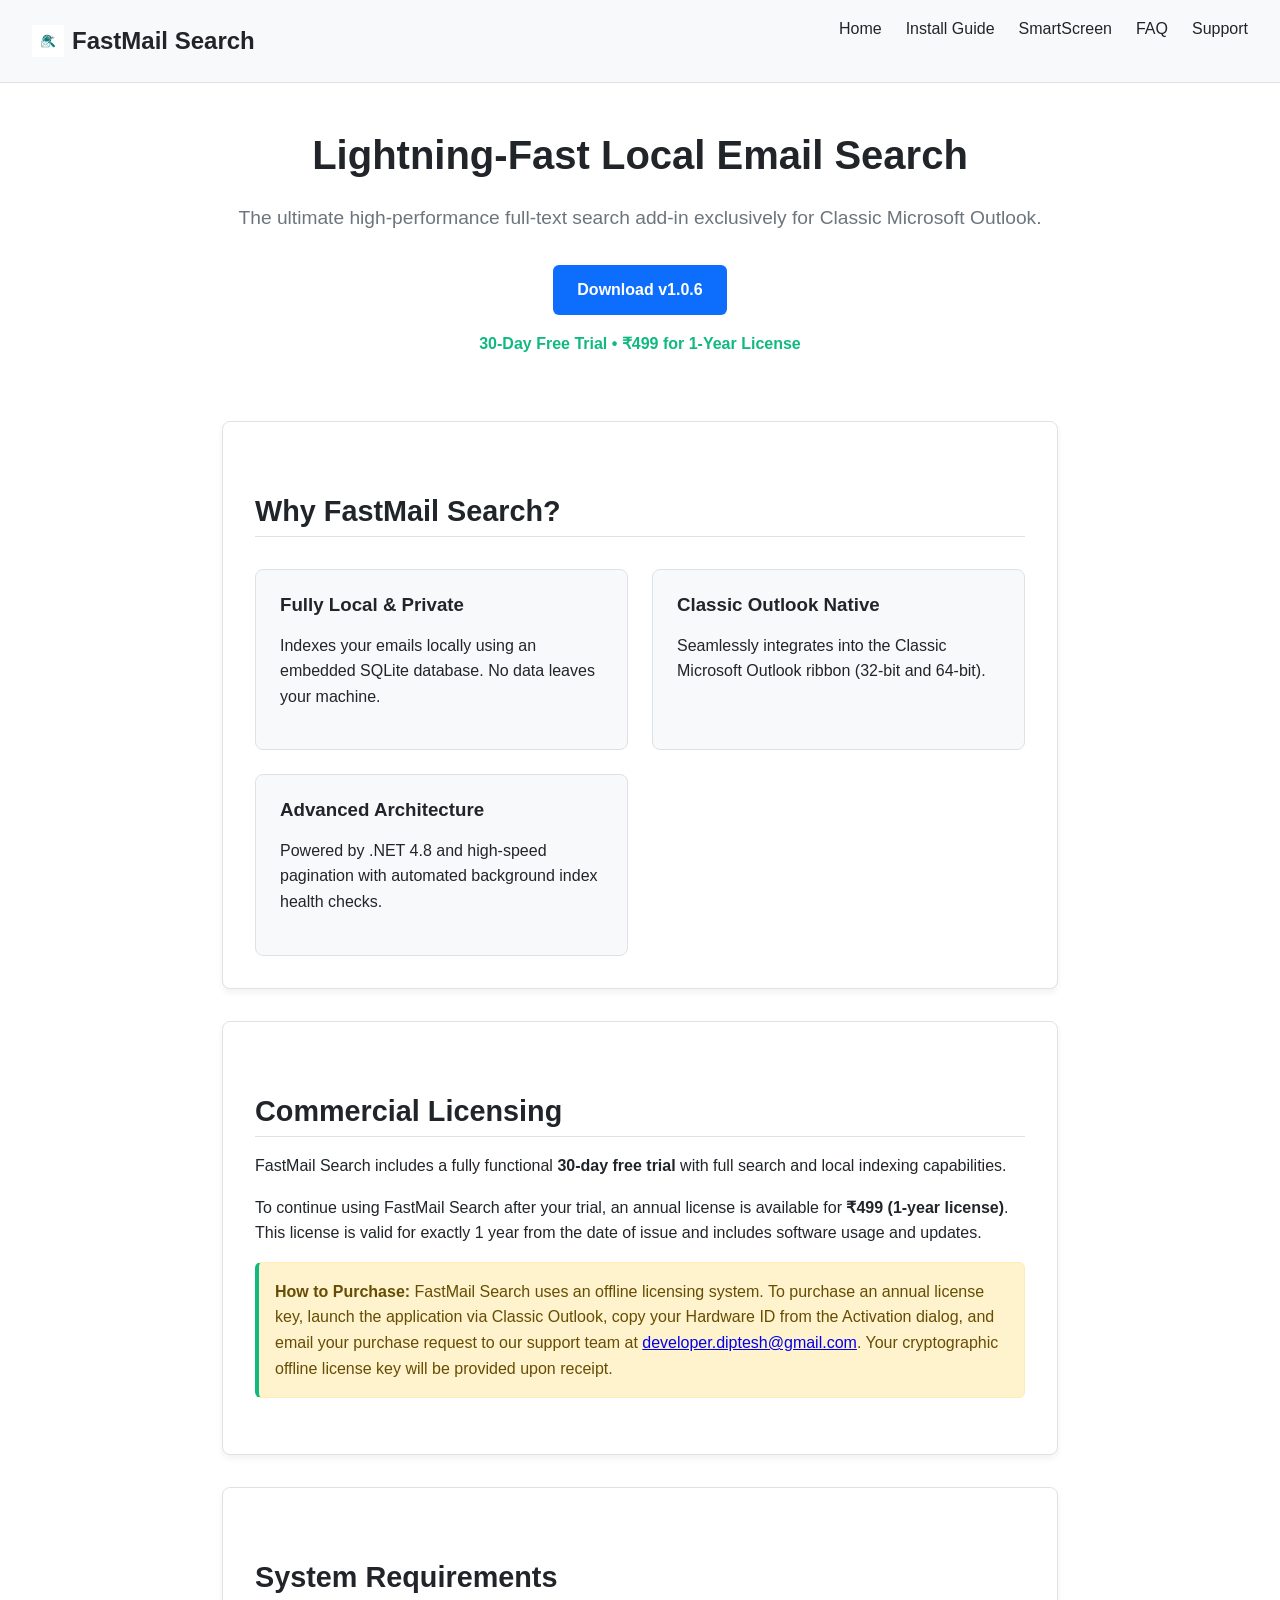
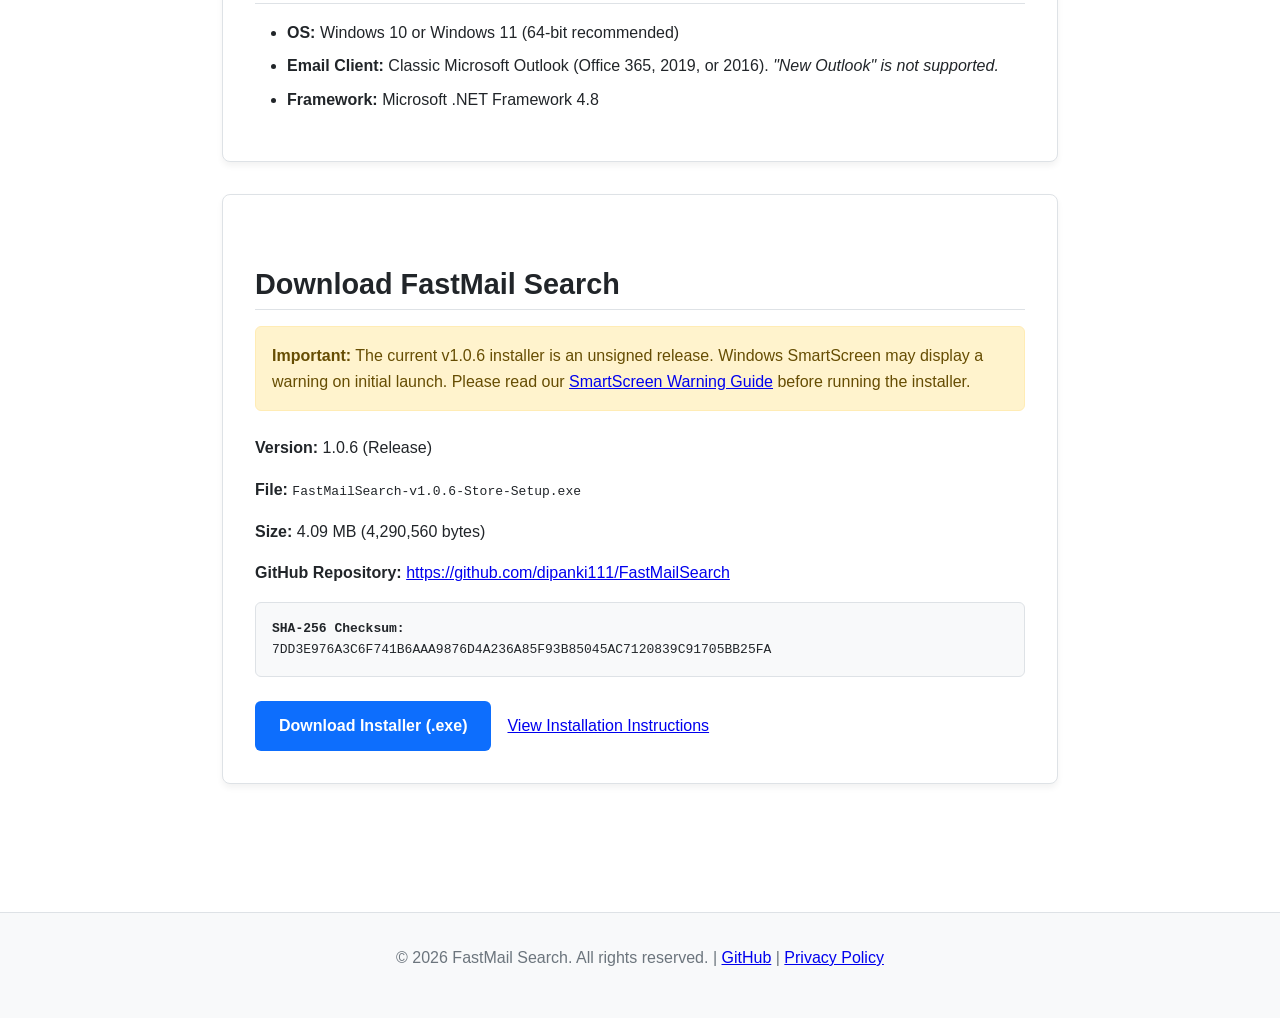
<file: website/index.html>
<!DOCTYPE html>
<html lang="en">
<head>
  <meta charset="UTF-8">
  <meta name="viewport" content="width=device-width, initial-scale=1.0">
  <title>FastMail Search v1.0.6 | High-Performance Outlook Add-In</title>
  <meta name="description" content="FastMail Search is a high-performance local full-text search add-in for Classic Microsoft Outlook.">
  <link rel="stylesheet" href="css/styles.css">
  <link rel="icon" type="image/x-icon" href="assets/favicon.ico">
</head>
<body>
  <header>
    <a href="index.html" class="logo">
      <img src="assets/favicon.ico" alt="FastMail Search Logo">
      FastMail Search
    </a>
    <nav>
      <ul>
        <li><a href="index.html">Home</a></li>
        <li><a href="install.html">Install Guide</a></li>
        <li><a href="smartscreen.html">SmartScreen</a></li>
        <li><a href="faq.html">FAQ</a></li>
        <li><a href="support.html">Support</a></li>
      </ul>
    </nav>
  </header>

  <main>
    <section class="hero">
      <h1>Lightning-Fast Local Email Search</h1>
      <p class="hero-subtitle">The ultimate high-performance full-text search add-in exclusively for Classic Microsoft Outlook.</p>
      <a href="#download" class="btn">Download v1.0.6</a>
      <p style="margin-top: 1rem; color: #10B981; font-weight: bold;">30-Day Free Trial • ₹499 for 1-Year License</p>
    </section>

    <section id="features" class="card">
      <h2>Why FastMail Search?</h2>
      <div class="features-grid">
        <div class="feature-item">
          <h3>Fully Local & Private</h3>
          <p>Indexes your emails locally using an embedded SQLite database. No data leaves your machine.</p>
        </div>
        <div class="feature-item">
          <h3>Classic Outlook Native</h3>
          <p>Seamlessly integrates into the Classic Microsoft Outlook ribbon (32-bit and 64-bit).</p>
        </div>
        <div class="feature-item">
          <h3>Advanced Architecture</h3>
          <p>Powered by .NET 4.8 and high-speed pagination with automated background index health checks.</p>
        </div>
      </div>
    </section>

    <section id="pricing" class="card">
      <h2>Commercial Licensing</h2>
      <p>FastMail Search includes a fully functional <strong>30-day free trial</strong> with full search and local indexing capabilities.</p>
      <p>To continue using FastMail Search after your trial, an annual license is available for <strong>₹499 (1-year license)</strong>. This license is valid for exactly 1 year from the date of issue and includes software usage and updates.</p>
      <div class="alert" style="border-left: 4px solid #10B981; margin-top: 1rem;">
        <strong>How to Purchase:</strong> FastMail Search uses an offline licensing system. To purchase an annual license key, launch the application via Classic Outlook, copy your Hardware ID from the Activation dialog, and email your purchase request to our support team at <a href="mailto:developer.diptesh@gmail.com">developer.diptesh@gmail.com</a>. Your cryptographic offline license key will be provided upon receipt.
      </div>
    </section>

    <section id="requirements" class="card">
      <h2>System Requirements</h2>
      <ul>
        <li><strong>OS:</strong> Windows 10 or Windows 11 (64-bit recommended)</li>
        <li><strong>Email Client:</strong> Classic Microsoft Outlook (Office 365, 2019, or 2016). <em>"New Outlook" is not supported.</em></li>
        <li><strong>Framework:</strong> Microsoft .NET Framework 4.8</li>
      </ul>
    </section>

    <section id="download" class="card">
      <h2>Download FastMail Search</h2>
      
      <div class="alert">
        <strong>Important:</strong> The current v1.0.6 installer is an unsigned release. Windows SmartScreen may display a warning on initial launch. Please read our <a href="smartscreen.html">SmartScreen Warning Guide</a> before running the installer.
      </div>

      <p><strong>Version:</strong> 1.0.6 (Release)</p>
      <p><strong>File:</strong> <code>FastMailSearch-v1.0.6-Store-Setup.exe</code></p>
      <p><strong>Size:</strong> 4.09 MB (4,290,560 bytes)</p>
      <p><strong>GitHub Repository:</strong> <a href="https://github.com/dipanki111/FastMailSearch" target="_blank" rel="noopener">https://github.com/dipanki111/FastMailSearch</a></p>
      
      <div class="code-block">
        <strong>SHA-256 Checksum:</strong><br>
        7DD3E976A3C6F741B6AAA9876D4A236A85F93B85045AC7120839C91705BB25FA
      </div>
      
      <div style="margin-top: 1.5rem; display: flex; gap: 1rem; align-items: center; flex-wrap: wrap;">
        <!-- Official release download link from GitHub Releases -->
        <a href="[GITHUB_RELEASE_ASSET_URL_PLACEHOLDER]" class="btn">Download Installer (.exe)</a>
        <a href="install.html">View Installation Instructions</a>
      </div>
    </section>

  </main>

  <footer>
    <p>&copy; 2026 FastMail Search. All rights reserved. | <a href="https://github.com/dipanki111/FastMailSearch" target="_blank" rel="noopener">GitHub</a> | <a href="privacy-policy.html">Privacy Policy</a></p>
  </footer>
</body>
</html>
</file>
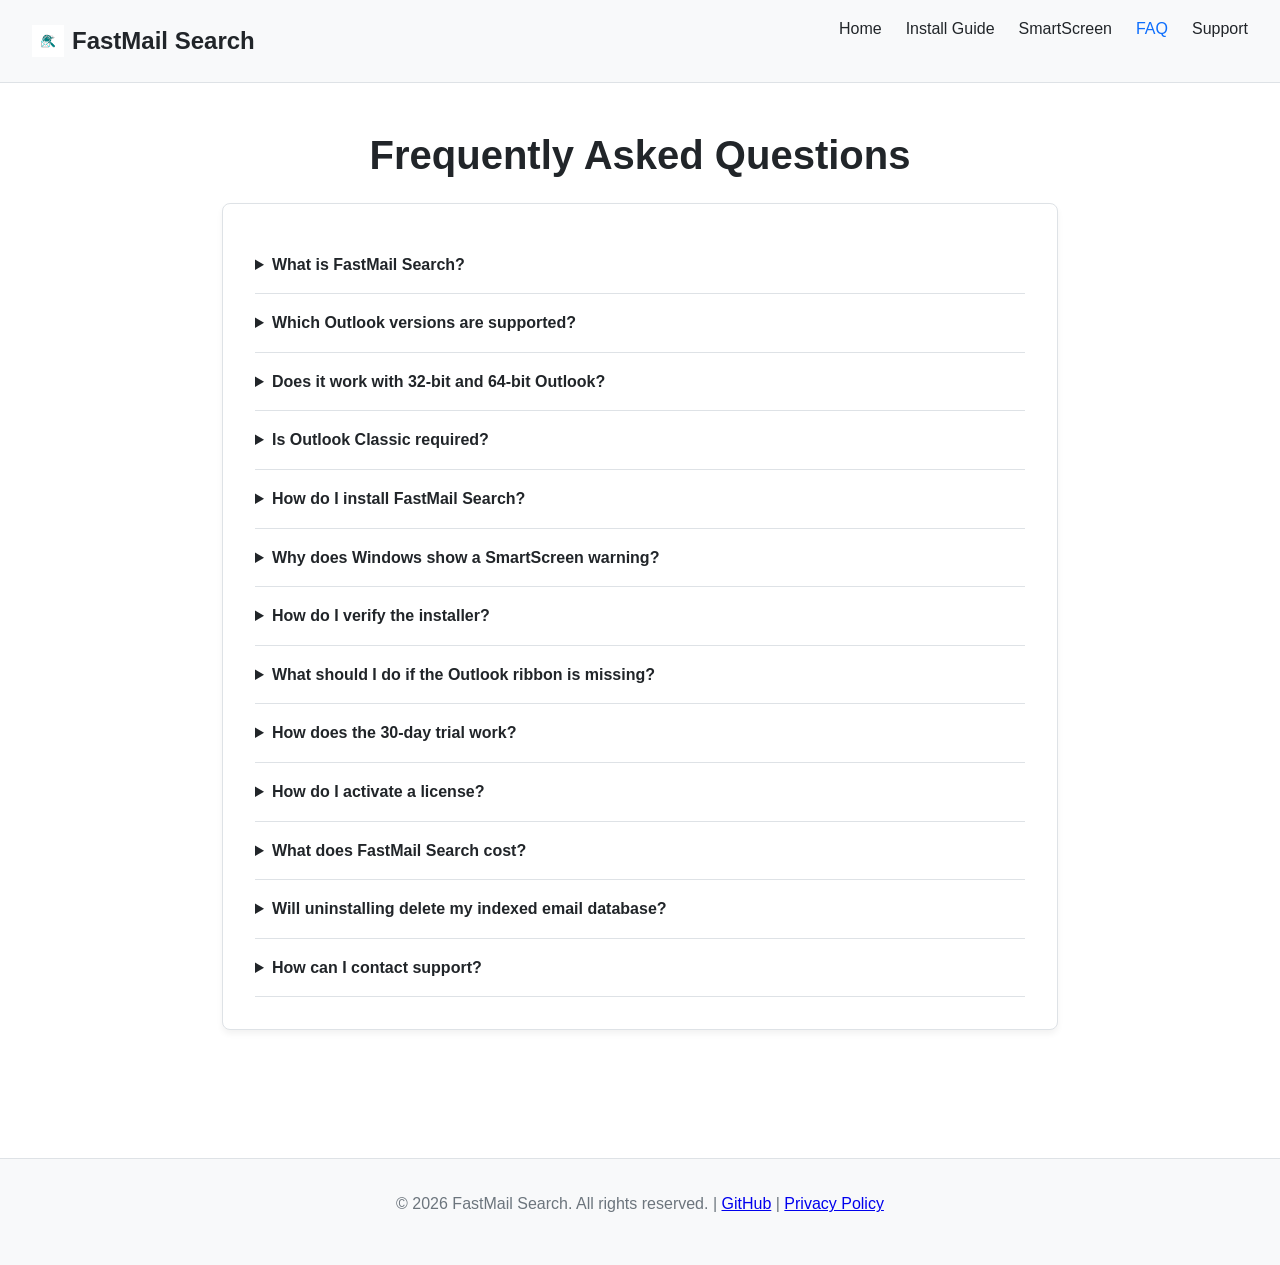
<file: website/faq.html>
<!DOCTYPE html>
<html lang="en">
<head>
  <meta charset="UTF-8">
  <meta name="viewport" content="width=device-width, initial-scale=1.0">
  <title>Frequently Asked Questions | FastMail Search</title>
  <link rel="stylesheet" href="css/styles.css">
  <link rel="icon" type="image/x-icon" href="assets/favicon.ico">
</head>
<body>
  <header>
    <a href="index.html" class="logo">
      <img src="assets/favicon.ico" alt="FastMail Search Logo">
      FastMail Search
    </a>
    <nav>
      <ul>
        <li><a href="index.html">Home</a></li>
        <li><a href="install.html">Install Guide</a></li>
        <li><a href="smartscreen.html">SmartScreen</a></li>
        <li><a href="faq.html" style="color: var(--primary-color);">FAQ</a></li>
        <li><a href="support.html">Support</a></li>
      </ul>
    </nav>
  </header>

  <main>
    <h1>Frequently Asked Questions</h1>

    <div class="card">
      <details>
        <summary>What is FastMail Search?</summary>
        <p>FastMail Search is a high-performance local full-text search add-in exclusively for Classic Microsoft Outlook. It rapidly indexes your emails in an embedded, fully private SQLite database without relying on external cloud services.</p>
      </details>

      <details>
        <summary>Which Outlook versions are supported?</summary>
        <p>FastMail Search supports Classic Microsoft Outlook for Windows (Office 365, 2019, 2016, and some earlier versions running on .NET Framework 4.8).</p>
      </details>

      <details>
        <summary>Does it work with 32-bit and 64-bit Outlook?</summary>
        <p>Yes. The architecture handles COM registration natively, ensuring the correct .NET environment loads automatically for both 32-bit and 64-bit Classic Outlook installations.</p>
      </details>

      <details>
        <summary>Is Outlook Classic required?</summary>
        <p>Yes. The add-in utilizes COM extensibility to integrate directly into the Outlook ribbon. The "New Outlook for Windows" (which is essentially a web wrapper) does not support classic COM Add-ins and is therefore <strong>not supported</strong>.</p>
      </details>

      <details>
        <summary>How do I install FastMail Search?</summary>
        <p>Close Classic Outlook, download the official installer, and run it. Please refer to our step-by-step <a href="install.html">Installation Guide</a>.</p>
      </details>

      <details>
        <summary>Why does Windows show a SmartScreen warning?</summary>
        <p>The installer currently lacks an Authenticode Digital Signature. Microsoft flags all unsigned software. Please read the <a href="smartscreen.html">SmartScreen Warning Guide</a> for safe validation steps.</p>
      </details>

      <details>
        <summary>How do I verify the installer?</summary>
        <p>You can verify the installer's integrity by comparing its SHA-256 hash using Windows PowerShell. The hash must match the signature listed on our Download page. See the <a href="install.html">Installation Guide</a> for the exact command.</p>
      </details>

      <details>
        <summary>What should I do if the Outlook ribbon is missing?</summary>
        <p>Sometimes Outlook automatically disables add-ins if it detects slow performance during startup. Go to <strong>File &gt; Options &gt; Add-ins &gt; COM Add-ins (Manage) &gt; Go...</strong> and ensure the checkbox next to FastMail Search is ticked.</p>
      </details>

      <details>
        <summary>How does the 30-day trial work?</summary>
        <p>FastMail Search includes a fully functional 30-day free trial with unrestricted local email search and background indexing. No credit card or registration is required to start your trial.</p>
      </details>

      <details>
        <summary>How do I activate a license?</summary>
        <p>FastMail Search operates 100% offline without online telemetry or activation servers. To purchase an annual license, launch FastMail Search via the Outlook ribbon, copy your Hardware ID from the Activation dialog, and email your purchase request to our team at <a href="mailto:developer.diptesh@gmail.com">developer.diptesh@gmail.com</a>. You will receive an offline RSA-signed license key. Enter this key into the Activation dialog to unlock the software.</p>
      </details>

      <details>
        <summary>What does FastMail Search cost?</summary>
        <p>FastMail Search is available for <strong>₹499 for a 1-year license</strong>. The license includes 1 year of software usage and updates from the date of purchase. (License renewal policy is to be determined; no automatic renewal or recurring billing is implemented.)</p>
      </details>

      <details>
        <summary>Will uninstalling delete my indexed email database?</summary>
        <p>No. By default, running the uninstaller removes the binaries and Registry keys, but preserves your user data (<code>FastMailSearch.db</code>) and licensing info inside <code>%USERPROFILE%\Documents\FastMailSearch</code>. If you reinstall later, your index will be restored.</p>
      </details>

      <details>
        <summary>How can I contact support?</summary>
        <p>If you encounter bugs, crashes, or indexing failures, please visit the <a href="support.html">Support</a> page for details on how to generate diagnostic logs and contact our team, or visit our <a href="https://github.com/dipanki111/FastMailSearch" target="_blank" rel="noopener">GitHub Repository</a>.</p>
      </details>
    </div>

  </main>

  <footer>
    <p>&copy; 2026 FastMail Search. All rights reserved. | <a href="https://github.com/dipanki111/FastMailSearch" target="_blank" rel="noopener">GitHub</a> | <a href="privacy-policy.html">Privacy Policy</a></p>
  </footer>
</body>
</html>
</file>
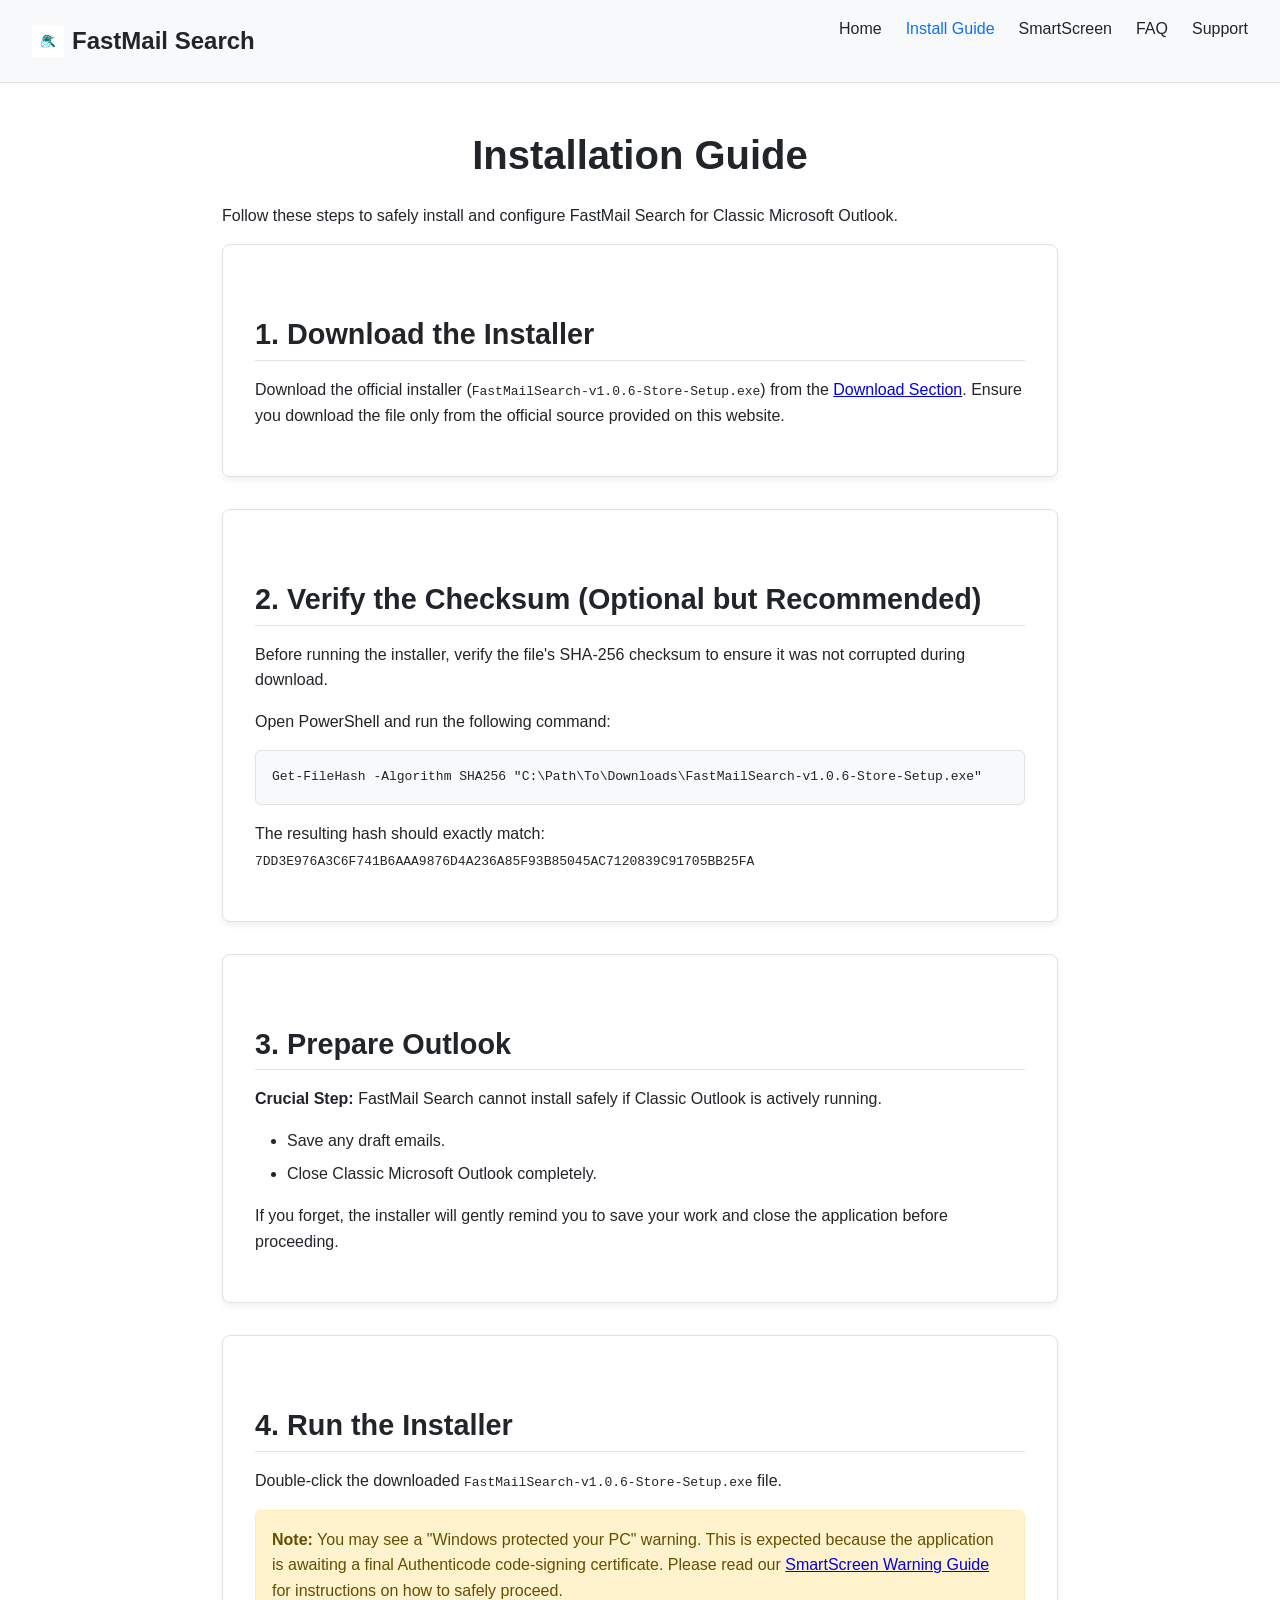
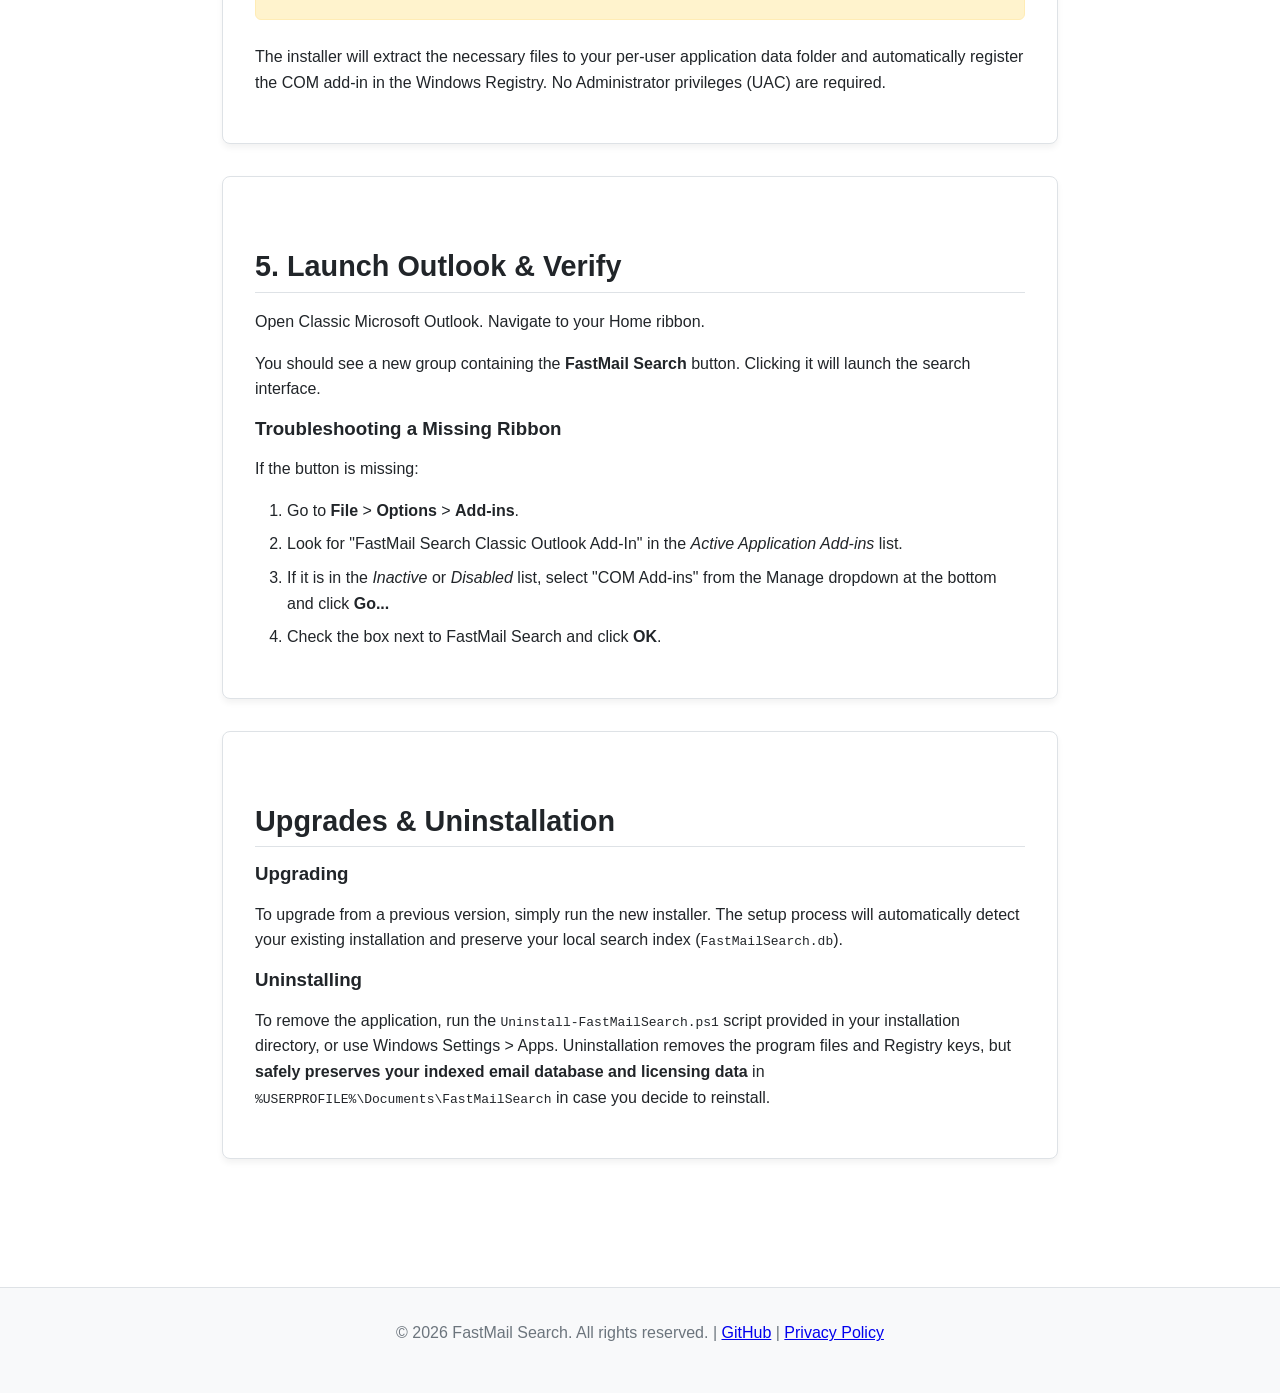
<file: website/install.html>
<!DOCTYPE html>
<html lang="en">
<head>
  <meta charset="UTF-8">
  <meta name="viewport" content="width=device-width, initial-scale=1.0">
  <title>Installation Guide | FastMail Search</title>
  <link rel="stylesheet" href="css/styles.css">
  <link rel="icon" type="image/x-icon" href="assets/favicon.ico">
</head>
<body>
  <header>
    <a href="index.html" class="logo">
      <img src="assets/favicon.ico" alt="FastMail Search Logo">
      FastMail Search
    </a>
    <nav>
      <ul>
        <li><a href="index.html">Home</a></li>
        <li><a href="install.html" style="color: var(--primary-color);">Install Guide</a></li>
        <li><a href="smartscreen.html">SmartScreen</a></li>
        <li><a href="faq.html">FAQ</a></li>
        <li><a href="support.html">Support</a></li>
      </ul>
    </nav>
  </header>

  <main>
    <h1>Installation Guide</h1>
    <p>Follow these steps to safely install and configure FastMail Search for Classic Microsoft Outlook.</p>

    <div class="card">
      <h2>1. Download the Installer</h2>
      <p>Download the official installer (<code>FastMailSearch-v1.0.6-Store-Setup.exe</code>) from the <a href="index.html#download">Download Section</a>. Ensure you download the file only from the official source provided on this website.</p>
    </div>

    <div class="card">
      <h2>2. Verify the Checksum (Optional but Recommended)</h2>
      <p>Before running the installer, verify the file's SHA-256 checksum to ensure it was not corrupted during download.</p>
      <p>Open PowerShell and run the following command:</p>
      <div class="code-block">
        Get-FileHash -Algorithm SHA256 "C:\Path\To\Downloads\FastMailSearch-v1.0.6-Store-Setup.exe"
      </div>
      <p>The resulting hash should exactly match: <code>7DD3E976A3C6F741B6AAA9876D4A236A85F93B85045AC7120839C91705BB25FA</code></p>
    </div>

    <div class="card">
      <h2>3. Prepare Outlook</h2>
      <p><strong>Crucial Step:</strong> FastMail Search cannot install safely if Classic Outlook is actively running.</p>
      <ul>
        <li>Save any draft emails.</li>
        <li>Close Classic Microsoft Outlook completely.</li>
      </ul>
      <p>If you forget, the installer will gently remind you to save your work and close the application before proceeding.</p>
    </div>

    <div class="card">
      <h2>4. Run the Installer</h2>
      <p>Double-click the downloaded <code>FastMailSearch-v1.0.6-Store-Setup.exe</code> file.</p>
      <div class="alert">
        <strong>Note:</strong> You may see a "Windows protected your PC" warning. This is expected because the application is awaiting a final Authenticode code-signing certificate. Please read our <a href="smartscreen.html">SmartScreen Warning Guide</a> for instructions on how to safely proceed.
      </div>
      <p>The installer will extract the necessary files to your per-user application data folder and automatically register the COM add-in in the Windows Registry. No Administrator privileges (UAC) are required.</p>
    </div>

    <div class="card">
      <h2>5. Launch Outlook & Verify</h2>
      <p>Open Classic Microsoft Outlook. Navigate to your Home ribbon.</p>
      <p>You should see a new group containing the <strong>FastMail Search</strong> button. Clicking it will launch the search interface.</p>
      
      <h3>Troubleshooting a Missing Ribbon</h3>
      <p>If the button is missing:</p>
      <ol>
        <li>Go to <strong>File</strong> > <strong>Options</strong> > <strong>Add-ins</strong>.</li>
        <li>Look for "FastMail Search Classic Outlook Add-In" in the <em>Active Application Add-ins</em> list.</li>
        <li>If it is in the <em>Inactive</em> or <em>Disabled</em> list, select "COM Add-ins" from the Manage dropdown at the bottom and click <strong>Go...</strong></li>
        <li>Check the box next to FastMail Search and click <strong>OK</strong>.</li>
      </ol>
    </div>

    <div class="card">
      <h2>Upgrades & Uninstallation</h2>
      <h3>Upgrading</h3>
      <p>To upgrade from a previous version, simply run the new installer. The setup process will automatically detect your existing installation and preserve your local search index (<code>FastMailSearch.db</code>).</p>
      
      <h3>Uninstalling</h3>
      <p>To remove the application, run the <code>Uninstall-FastMailSearch.ps1</code> script provided in your installation directory, or use Windows Settings > Apps. Uninstallation removes the program files and Registry keys, but <strong>safely preserves your indexed email database and licensing data</strong> in <code>%USERPROFILE%\Documents\FastMailSearch</code> in case you decide to reinstall.</p>
    </div>

  </main>

  <footer>
    <p>&copy; 2026 FastMail Search. All rights reserved. | <a href="https://github.com/dipanki111/FastMailSearch" target="_blank" rel="noopener">GitHub</a> | <a href="privacy-policy.html">Privacy Policy</a></p>
  </footer>
</body>
</html>
</file>
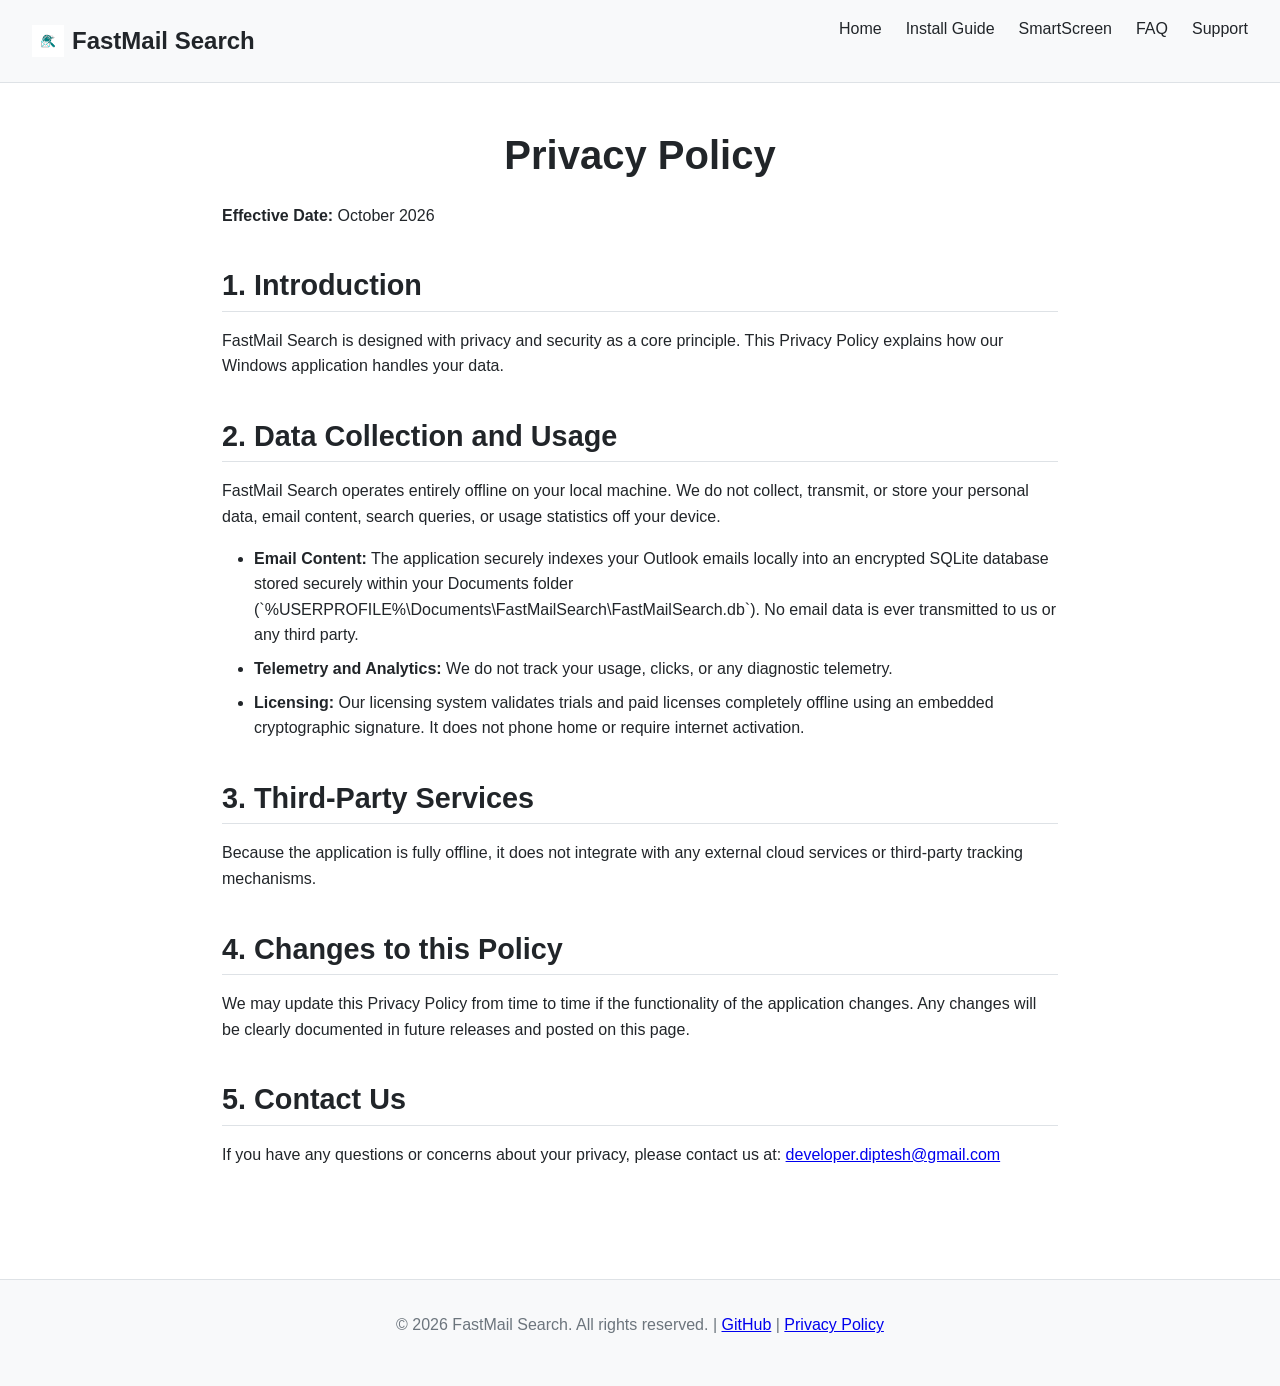
<file: website/privacy-policy.html>
<!DOCTYPE html>
<html lang="en">
<head>
  <meta charset="UTF-8">
  <meta name="viewport" content="width=device-width, initial-scale=1.0">
  <title>Privacy Policy - FastMail Search</title>
  <meta name="description" content="Privacy Policy for FastMail Search">
  <link rel="stylesheet" href="css/styles.css">
  <link rel="icon" type="image/x-icon" href="assets/favicon.ico">
</head>
<body>
  <header>
    <a href="index.html" class="logo">
      <img src="assets/favicon.ico" alt="FastMail Search Logo">
      FastMail Search
    </a>
    <nav>
      <ul>
        <li><a href="index.html">Home</a></li>
        <li><a href="install.html">Install Guide</a></li>
        <li><a href="smartscreen.html">SmartScreen</a></li>
        <li><a href="faq.html">FAQ</a></li>
        <li><a href="support.html">Support</a></li>
      </ul>
    </nav>
  </header>

  <main class="content-page">
    <section>
      <h1>Privacy Policy</h1>
      <p><strong>Effective Date:</strong> October 2026</p>

      <h2>1. Introduction</h2>
      <p>FastMail Search is designed with privacy and security as a core principle. This Privacy Policy explains how our Windows application handles your data.</p>

      <h2>2. Data Collection and Usage</h2>
      <p>FastMail Search operates entirely offline on your local machine. We do not collect, transmit, or store your personal data, email content, search queries, or usage statistics off your device.</p>
      <ul>
        <li><strong>Email Content:</strong> The application securely indexes your Outlook emails locally into an encrypted SQLite database stored securely within your Documents folder (`%USERPROFILE%\Documents\FastMailSearch\FastMailSearch.db`). No email data is ever transmitted to us or any third party.</li>
        <li><strong>Telemetry and Analytics:</strong> We do not track your usage, clicks, or any diagnostic telemetry.</li>
        <li><strong>Licensing:</strong> Our licensing system validates trials and paid licenses completely offline using an embedded cryptographic signature. It does not phone home or require internet activation.</li>
      </ul>

      <h2>3. Third-Party Services</h2>
      <p>Because the application is fully offline, it does not integrate with any external cloud services or third-party tracking mechanisms.</p>

      <h2>4. Changes to this Policy</h2>
      <p>We may update this Privacy Policy from time to time if the functionality of the application changes. Any changes will be clearly documented in future releases and posted on this page.</p>

      <h2>5. Contact Us</h2>
      <p>If you have any questions or concerns about your privacy, please contact us at: <a href="mailto:developer.diptesh@gmail.com">developer.diptesh@gmail.com</a></p>
    </section>
  </main>

  <footer>
    <p>&copy; 2026 FastMail Search. All rights reserved. | <a href="https://github.com/dipanki111/FastMailSearch" target="_blank" rel="noopener">GitHub</a> | <a href="privacy-policy.html">Privacy Policy</a></p>
  </footer>
</body>
</html>
</file>
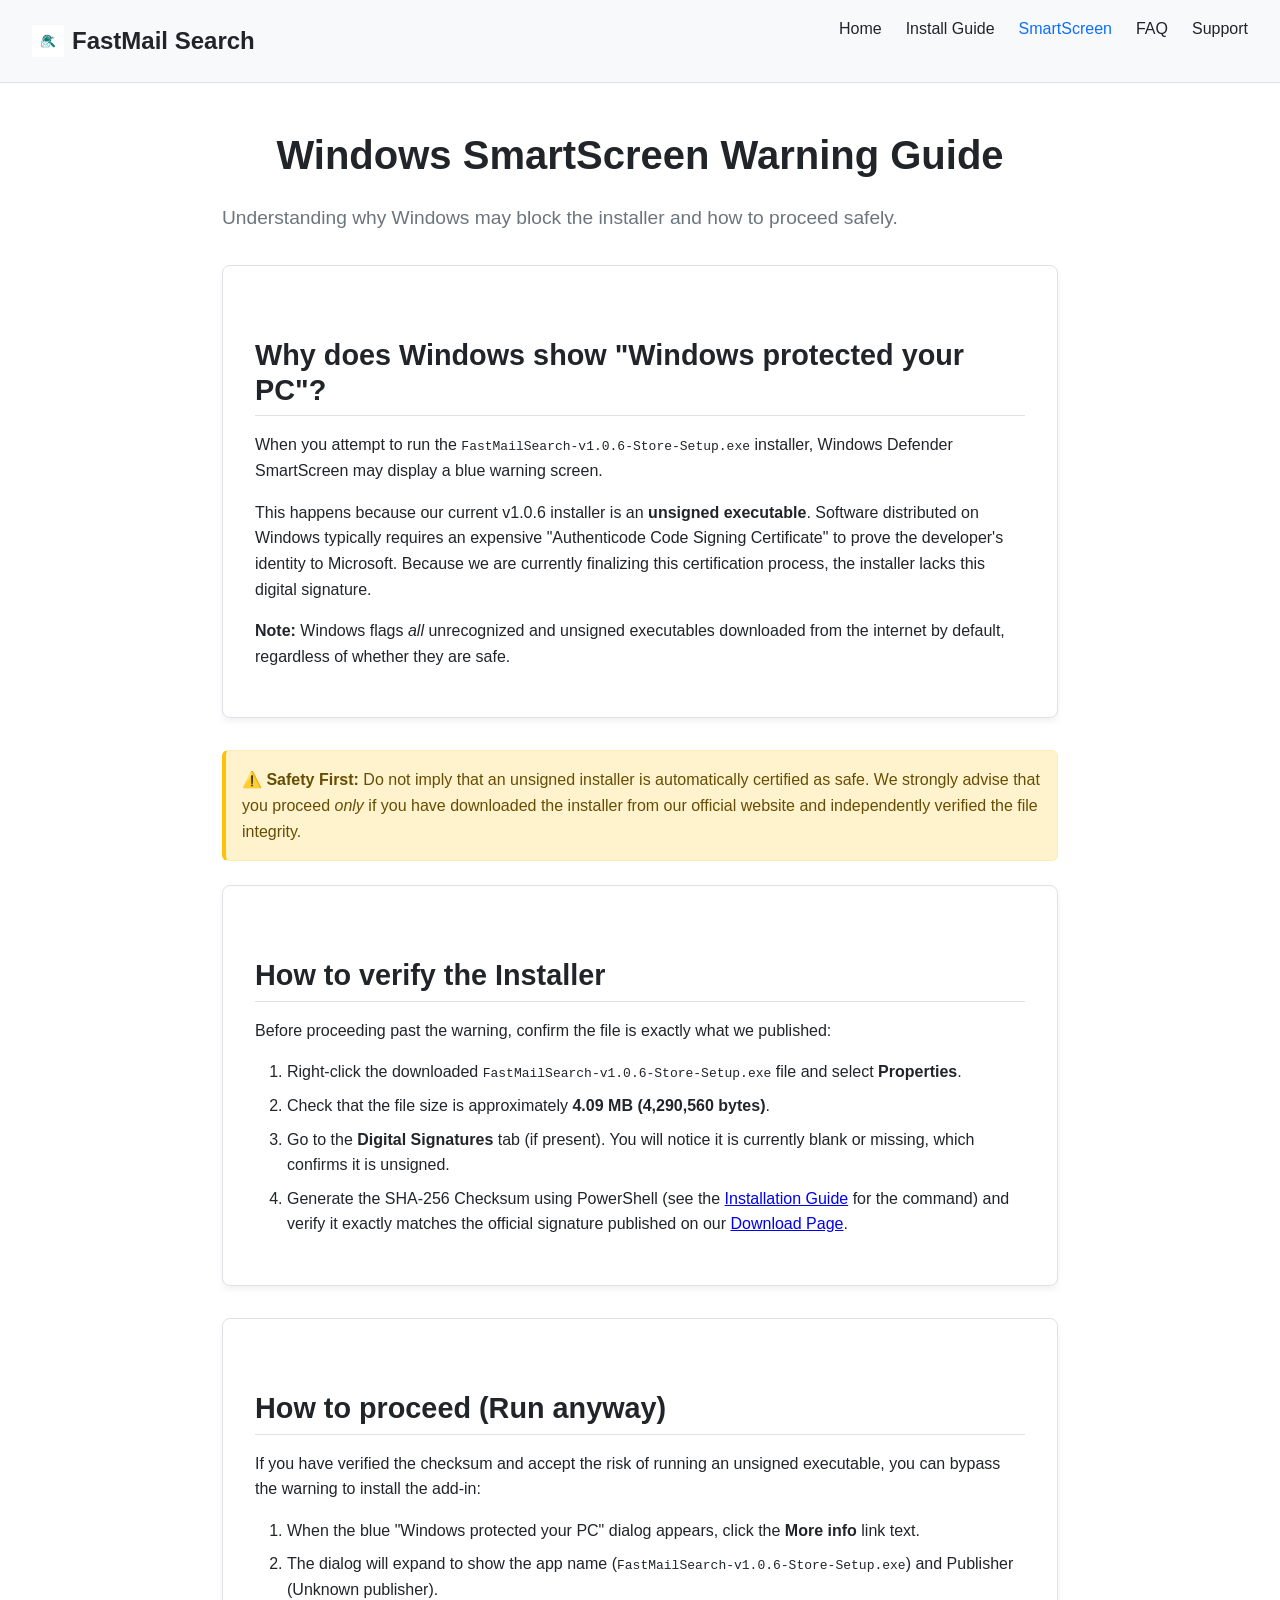
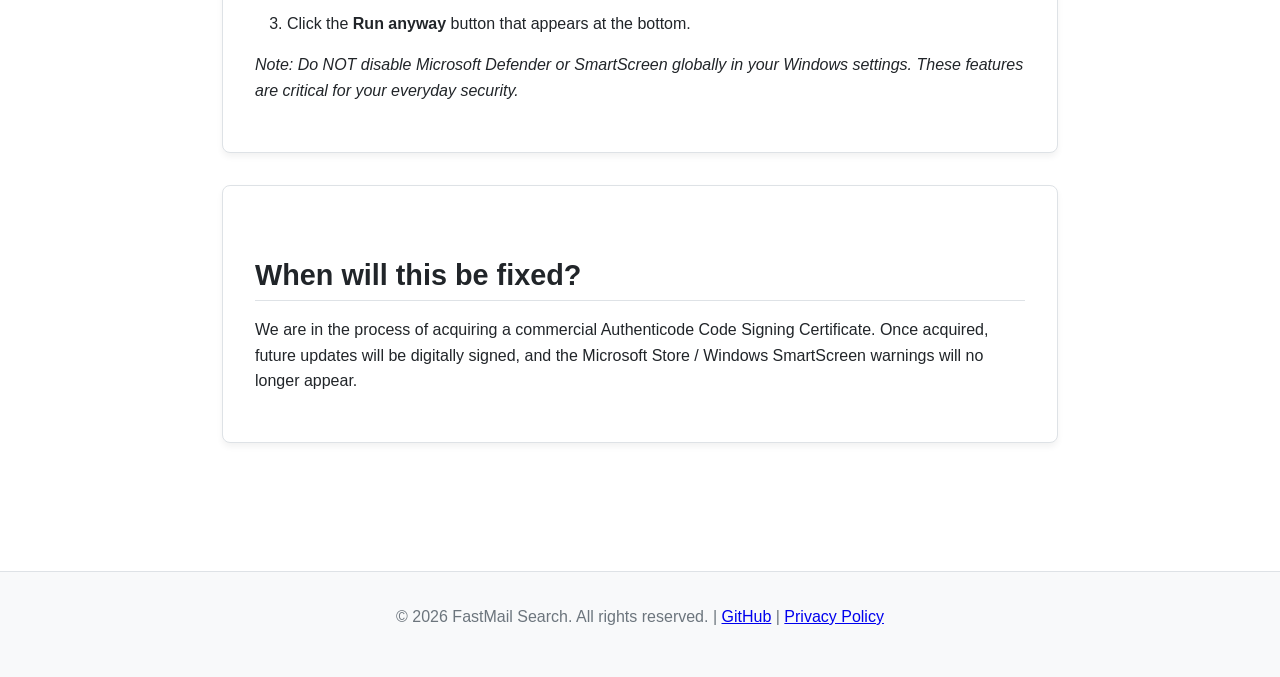
<file: website/smartscreen.html>
<!DOCTYPE html>
<html lang="en">
<head>
  <meta charset="UTF-8">
  <meta name="viewport" content="width=device-width, initial-scale=1.0">
  <title>Windows SmartScreen Guide | FastMail Search</title>
  <link rel="stylesheet" href="css/styles.css">
  <link rel="icon" type="image/x-icon" href="assets/favicon.ico">
</head>
<body>
  <header>
    <a href="index.html" class="logo">
      <img src="assets/favicon.ico" alt="FastMail Search Logo">
      FastMail Search
    </a>
    <nav>
      <ul>
        <li><a href="index.html">Home</a></li>
        <li><a href="install.html">Install Guide</a></li>
        <li><a href="smartscreen.html" style="color: var(--primary-color);">SmartScreen</a></li>
        <li><a href="faq.html">FAQ</a></li>
        <li><a href="support.html">Support</a></li>
      </ul>
    </nav>
  </header>

  <main>
    <h1>Windows SmartScreen Warning Guide</h1>
    <p class="hero-subtitle">Understanding why Windows may block the installer and how to proceed safely.</p>

    <div class="card">
      <h2>Why does Windows show "Windows protected your PC"?</h2>
      <p>When you attempt to run the <code>FastMailSearch-v1.0.6-Store-Setup.exe</code> installer, Windows Defender SmartScreen may display a blue warning screen.</p>
      <p>This happens because our current v1.0.6 installer is an <strong>unsigned executable</strong>. Software distributed on Windows typically requires an expensive "Authenticode Code Signing Certificate" to prove the developer's identity to Microsoft. Because we are currently finalizing this certification process, the installer lacks this digital signature.</p>
      <p><strong>Note:</strong> Windows flags <em>all</em> unrecognized and unsigned executables downloaded from the internet by default, regardless of whether they are safe.</p>
    </div>

    <div class="alert" style="border-left: 4px solid #ffc107;">
      <strong>⚠️ Safety First:</strong> Do not imply that an unsigned installer is automatically certified as safe. We strongly advise that you proceed <em>only</em> if you have downloaded the installer from our official website and independently verified the file integrity.
    </div>

    <div class="card">
      <h2>How to verify the Installer</h2>
      <p>Before proceeding past the warning, confirm the file is exactly what we published:</p>
      <ol>
        <li>Right-click the downloaded <code>FastMailSearch-v1.0.6-Store-Setup.exe</code> file and select <strong>Properties</strong>.</li>
        <li>Check that the file size is approximately <strong>4.09 MB (4,290,560 bytes)</strong>.</li>
        <li>Go to the <strong>Digital Signatures</strong> tab (if present). You will notice it is currently blank or missing, which confirms it is unsigned.</li>
        <li>Generate the SHA-256 Checksum using PowerShell (see the <a href="install.html">Installation Guide</a> for the command) and verify it exactly matches the official signature published on our <a href="index.html#download">Download Page</a>.</li>
      </ol>
    </div>

    <div class="card">
      <h2>How to proceed (Run anyway)</h2>
      <p>If you have verified the checksum and accept the risk of running an unsigned executable, you can bypass the warning to install the add-in:</p>
      <ol>
        <li>When the blue "Windows protected your PC" dialog appears, click the <strong>More info</strong> link text.</li>
        <li>The dialog will expand to show the app name (<code>FastMailSearch-v1.0.6-Store-Setup.exe</code>) and Publisher (Unknown publisher).</li>
        <li>Click the <strong>Run anyway</strong> button that appears at the bottom.</li>
      </ol>
      <p><em>Note: Do NOT disable Microsoft Defender or SmartScreen globally in your Windows settings. These features are critical for your everyday security.</em></p>
    </div>

    <div class="card">
      <h2>When will this be fixed?</h2>
      <p>We are in the process of acquiring a commercial Authenticode Code Signing Certificate. Once acquired, future updates will be digitally signed, and the Microsoft Store / Windows SmartScreen warnings will no longer appear.</p>
    </div>

  </main>

  <footer>
    <p>&copy; 2026 FastMail Search. All rights reserved. | <a href="https://github.com/dipanki111/FastMailSearch" target="_blank" rel="noopener">GitHub</a> | <a href="privacy-policy.html">Privacy Policy</a></p>
  </footer>
</body>
</html>
</file>
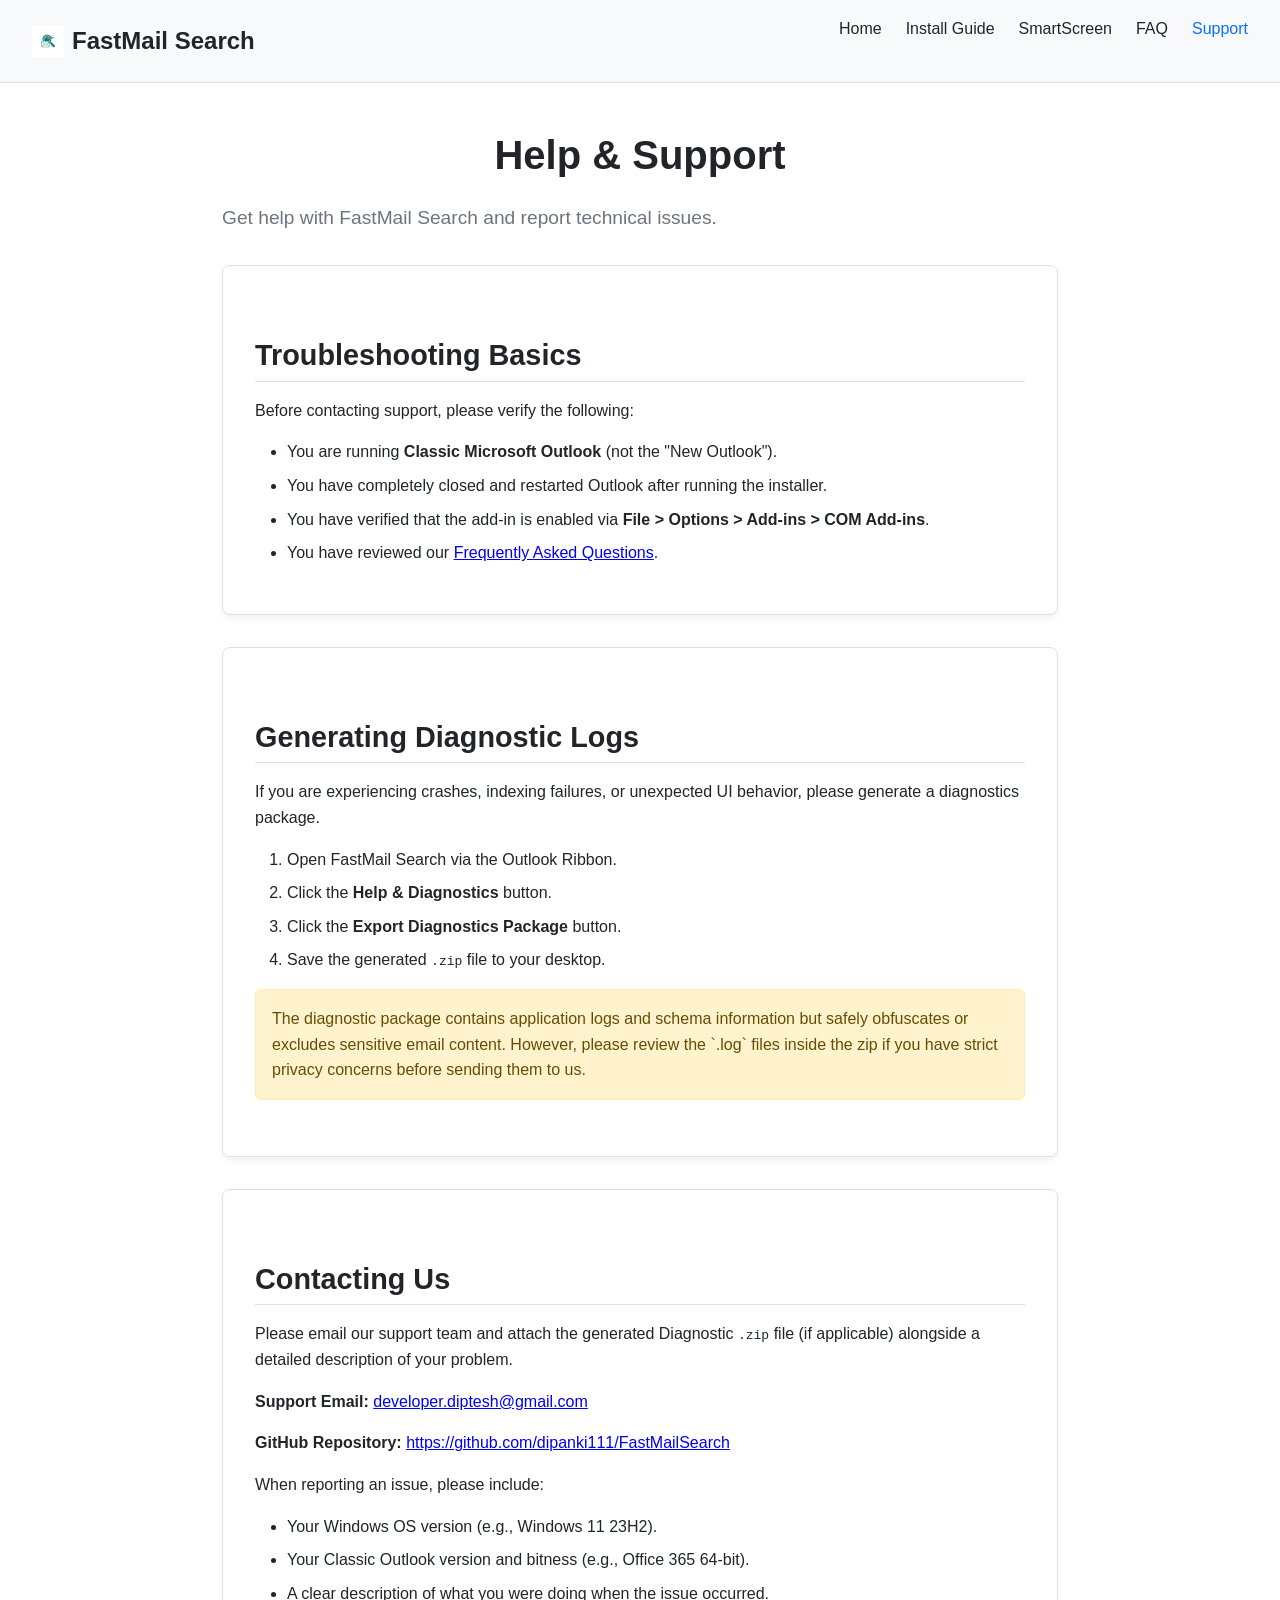
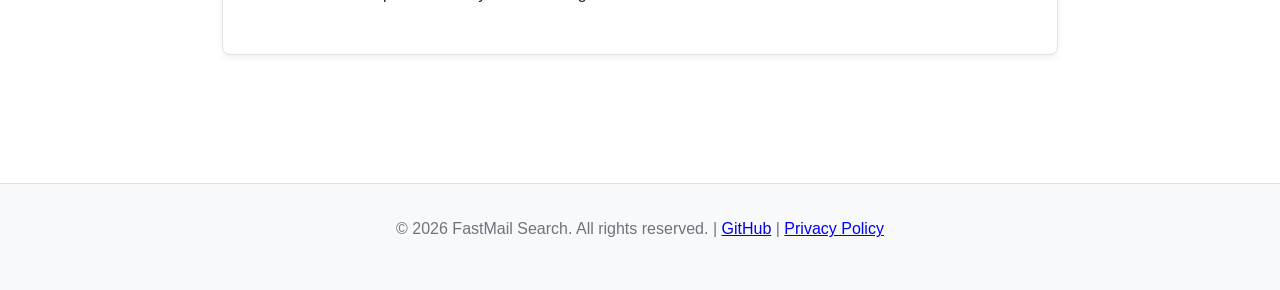
<file: website/support.html>
<!DOCTYPE html>
<html lang="en">
<head>
  <meta charset="UTF-8">
  <meta name="viewport" content="width=device-width, initial-scale=1.0">
  <title>Support | FastMail Search</title>
  <link rel="stylesheet" href="css/styles.css">
  <link rel="icon" type="image/x-icon" href="assets/favicon.ico">
</head>
<body>
  <header>
    <a href="index.html" class="logo">
      <img src="assets/favicon.ico" alt="FastMail Search Logo">
      FastMail Search
    </a>
    <nav>
      <ul>
        <li><a href="index.html">Home</a></li>
        <li><a href="install.html">Install Guide</a></li>
        <li><a href="smartscreen.html">SmartScreen</a></li>
        <li><a href="faq.html">FAQ</a></li>
        <li><a href="support.html" style="color: var(--primary-color);">Support</a></li>
      </ul>
    </nav>
  </header>

  <main>
    <h1>Help & Support</h1>
    <p class="hero-subtitle">Get help with FastMail Search and report technical issues.</p>

    <div class="card">
      <h2>Troubleshooting Basics</h2>
      <p>Before contacting support, please verify the following:</p>
      <ul>
        <li>You are running <strong>Classic Microsoft Outlook</strong> (not the "New Outlook").</li>
        <li>You have completely closed and restarted Outlook after running the installer.</li>
        <li>You have verified that the add-in is enabled via <strong>File &gt; Options &gt; Add-ins &gt; COM Add-ins</strong>.</li>
        <li>You have reviewed our <a href="faq.html">Frequently Asked Questions</a>.</li>
      </ul>
    </div>

    <div class="card">
      <h2>Generating Diagnostic Logs</h2>
      <p>If you are experiencing crashes, indexing failures, or unexpected UI behavior, please generate a diagnostics package.</p>
      <ol>
        <li>Open FastMail Search via the Outlook Ribbon.</li>
        <li>Click the <strong>Help & Diagnostics</strong> button.</li>
        <li>Click the <strong>Export Diagnostics Package</strong> button.</li>
        <li>Save the generated <code>.zip</code> file to your desktop.</li>
      </ol>
      <div class="alert">
        The diagnostic package contains application logs and schema information but safely obfuscates or excludes sensitive email content. However, please review the `.log` files inside the zip if you have strict privacy concerns before sending them to us.
      </div>
    </div>

    <div class="card">
      <h2>Contacting Us</h2>
      <p>Please email our support team and attach the generated Diagnostic <code>.zip</code> file (if applicable) alongside a detailed description of your problem.</p>
      
      <p><strong>Support Email:</strong> <a href="mailto:developer.diptesh@gmail.com">developer.diptesh@gmail.com</a></p>
      <p><strong>GitHub Repository:</strong> <a href="https://github.com/dipanki111/FastMailSearch" target="_blank" rel="noopener">https://github.com/dipanki111/FastMailSearch</a></p>
      
      <p style="margin-top: 1rem;">When reporting an issue, please include:</p>
      <ul>
        <li>Your Windows OS version (e.g., Windows 11 23H2).</li>
        <li>Your Classic Outlook version and bitness (e.g., Office 365 64-bit).</li>
        <li>A clear description of what you were doing when the issue occurred.</li>
      </ul>
    </div>

  </main>

  <footer>
    <p>&copy; 2026 FastMail Search. All rights reserved. | <a href="https://github.com/dipanki111/FastMailSearch" target="_blank" rel="noopener">GitHub</a> | <a href="privacy-policy.html">Privacy Policy</a></p>
  </footer>
</body>
</html>
</file>
<file: website/css/styles.css>
/* Modern, clean CSS variables for Light and Dark modes */
:root {
  --primary-color: #0d6efd;
  --primary-hover: #0b5ed7;
  --bg-color: #ffffff;
  --text-color: #212529;
  --text-muted: #6c757d;
  --border-color: #dee2e6;
  --nav-bg: #f8f9fa;
  --card-bg: #ffffff;
  --alert-bg: #fff3cd;
  --alert-text: #664d03;
  --alert-border: #ffecb5;
  --font-family: -apple-system, BlinkMacSystemFont, "Segoe UI", Roboto, "Helvetica Neue", Arial, sans-serif;
}

@media (prefers-color-scheme: dark) {
  :root {
    --primary-color: #3b82f6;
    --primary-hover: #2563eb;
    --bg-color: #121212;
    --text-color: #e5e5e5;
    --text-muted: #a3a3a3;
    --border-color: #333333;
    --nav-bg: #1e1e1e;
    --card-bg: #1e1e1e;
    --alert-bg: #332701;
    --alert-text: #ffecb5;
    --alert-border: #664d03;
  }
}

* { box-sizing: border-box; margin: 0; padding: 0; }

body {
  font-family: var(--font-family);
  background-color: var(--bg-color);
  color: var(--text-color);
  line-height: 1.6;
}

header {
  background-color: var(--nav-bg);
  border-bottom: 1px solid var(--border-color);
  padding: 1rem 2rem;
  display: flex;
  justify-content: space-between;
  align-items: center;
  position: sticky;
  top: 0;
  z-index: 1000;
}

.logo { font-size: 1.5rem; font-weight: bold; text-decoration: none; color: var(--text-color); display: flex; align-items: center; gap: 0.5rem; }
.logo img { height: 32px; width: 32px; }

nav ul { list-style: none; display: flex; gap: 1.5rem; }
nav a { text-decoration: none; color: var(--text-color); font-weight: 500; transition: color 0.2s; }
nav a:hover { color: var(--primary-color); }

main { max-width: 900px; margin: 0 auto; padding: 3rem 2rem; min-height: 80vh; }

h1, h2, h3 { margin-bottom: 1rem; line-height: 1.2; }
h1 { font-size: 2.5rem; margin-bottom: 1.5rem; text-align: center; }
h2 { font-size: 1.8rem; margin-top: 2.5rem; border-bottom: 1px solid var(--border-color); padding-bottom: 0.5rem; }

p { margin-bottom: 1rem; }

.btn {
  display: inline-block;
  background-color: var(--primary-color);
  color: #fff;
  padding: 0.75rem 1.5rem;
  border-radius: 6px;
  text-decoration: none;
  font-weight: bold;
  transition: background-color 0.2s;
  border: none;
  cursor: pointer;
  font-size: 1rem;
}
.btn:hover { background-color: var(--primary-hover); color: #fff; }

.hero { text-align: center; margin-bottom: 4rem; }
.hero-subtitle { font-size: 1.2rem; color: var(--text-muted); margin-bottom: 2rem; }

.card {
  background-color: var(--card-bg);
  border: 1px solid var(--border-color);
  border-radius: 8px;
  padding: 2rem;
  margin-bottom: 2rem;
  box-shadow: 0 4px 6px rgba(0,0,0,0.05);
}

.alert {
  background-color: var(--alert-bg);
  color: var(--alert-text);
  border: 1px solid var(--alert-border);
  padding: 1rem;
  border-radius: 6px;
  margin-bottom: 1.5rem;
}

.code-block {
  background-color: var(--nav-bg);
  border: 1px solid var(--border-color);
  padding: 1rem;
  border-radius: 6px;
  font-family: monospace;
  overflow-x: auto;
  margin-bottom: 1rem;
  word-wrap: break-word;
}

ul, ol { margin-bottom: 1rem; padding-left: 2rem; }
li { margin-bottom: 0.5rem; }

footer {
  text-align: center;
  padding: 2rem;
  border-top: 1px solid var(--border-color);
  color: var(--text-muted);
  background-color: var(--nav-bg);
  margin-top: 3rem;
}

/* FAQ accordion style */
details {
  border-bottom: 1px solid var(--border-color);
  padding: 1rem 0;
}
summary {
  font-weight: bold;
  cursor: pointer;
  outline: none;
}
details[open] summary ~ * {
  animation: sweep .5s ease-in-out;
}
@keyframes sweep {
  0%    {opacity: 0; margin-top: -10px}
  100%  {opacity: 1; margin-top: 0px}
}
details > p { margin-top: 1rem; margin-bottom: 0; }

/* Responsive grid for features */
.features-grid {
  display: grid;
  grid-template-columns: repeat(auto-fit, minmax(250px, 1fr));
  gap: 1.5rem;
  margin-top: 2rem;
}

.feature-item {
  background: var(--nav-bg);
  padding: 1.5rem;
  border-radius: 8px;
  border: 1px solid var(--border-color);
}

@media (max-width: 600px) {
  header { flex-direction: column; gap: 1rem; }
  nav ul { flex-wrap: wrap; justify-content: center; }
  h1 { font-size: 2rem; }
}
</file>
